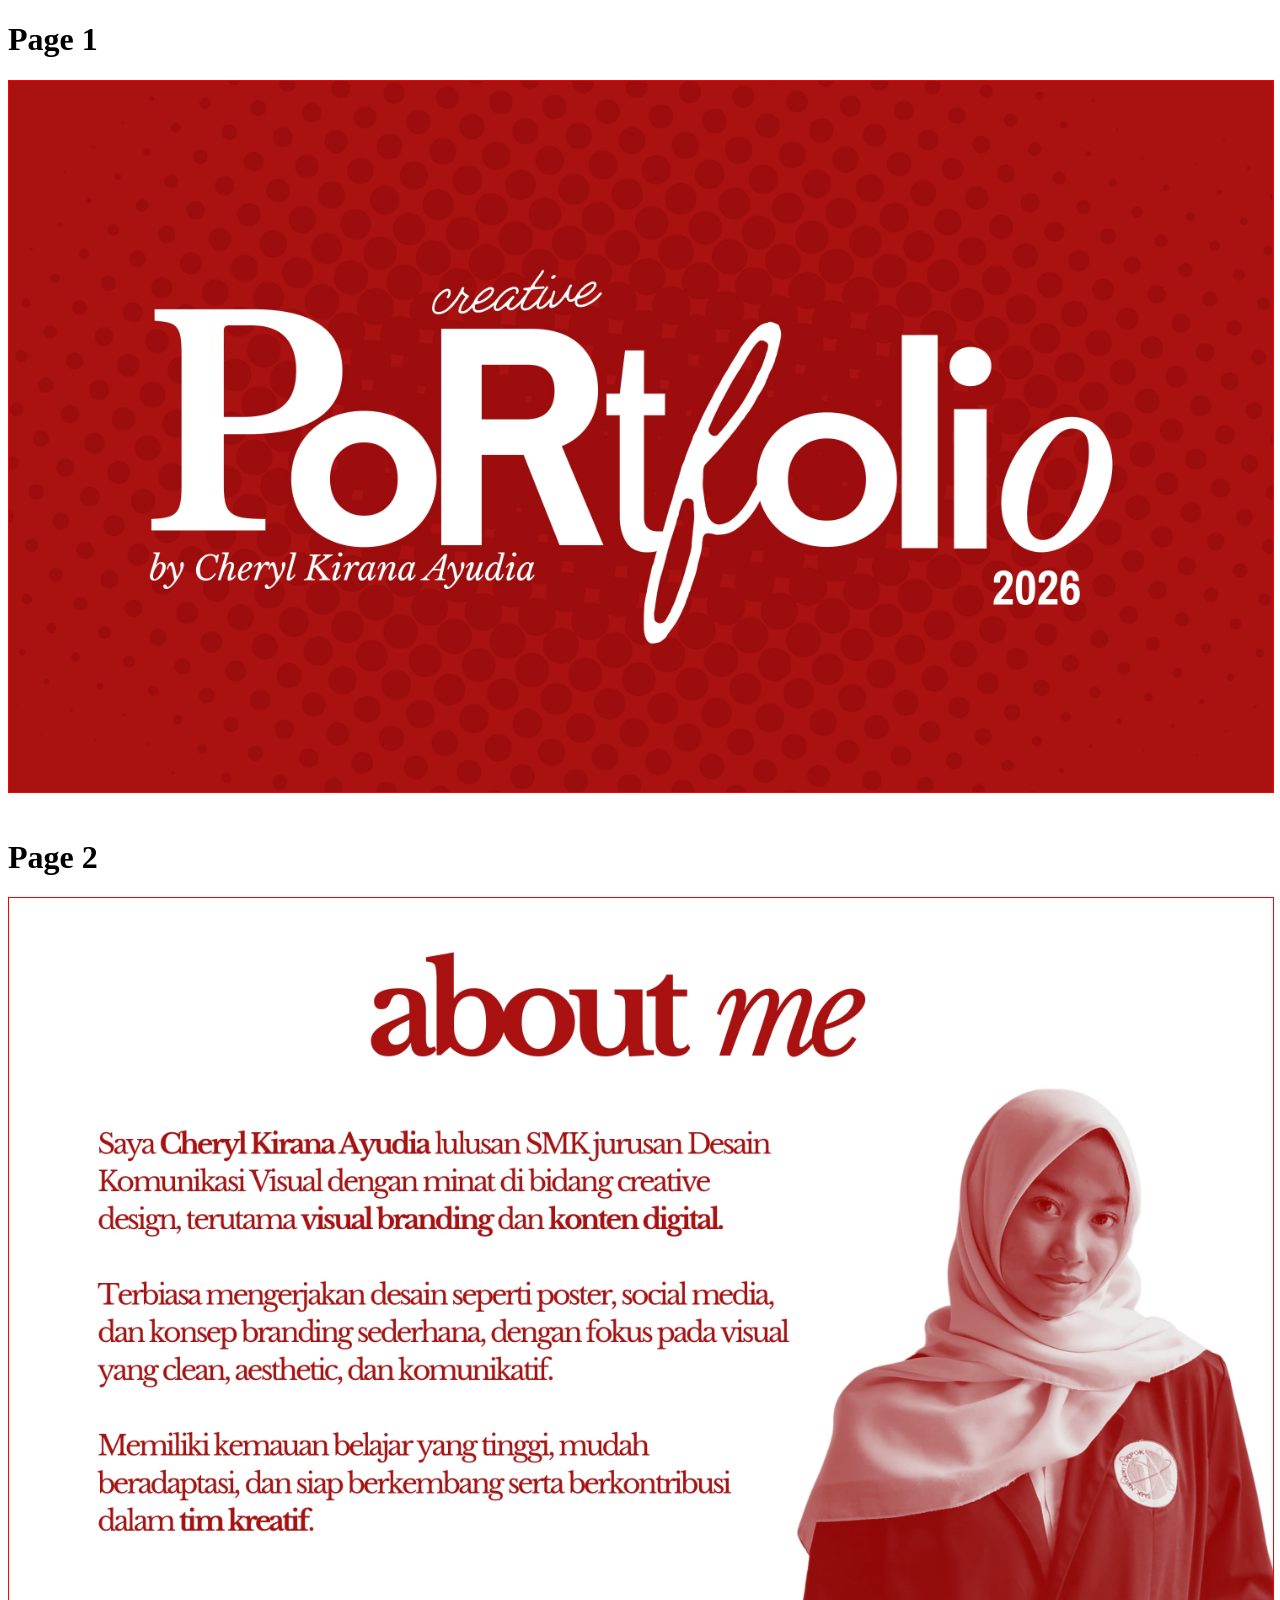
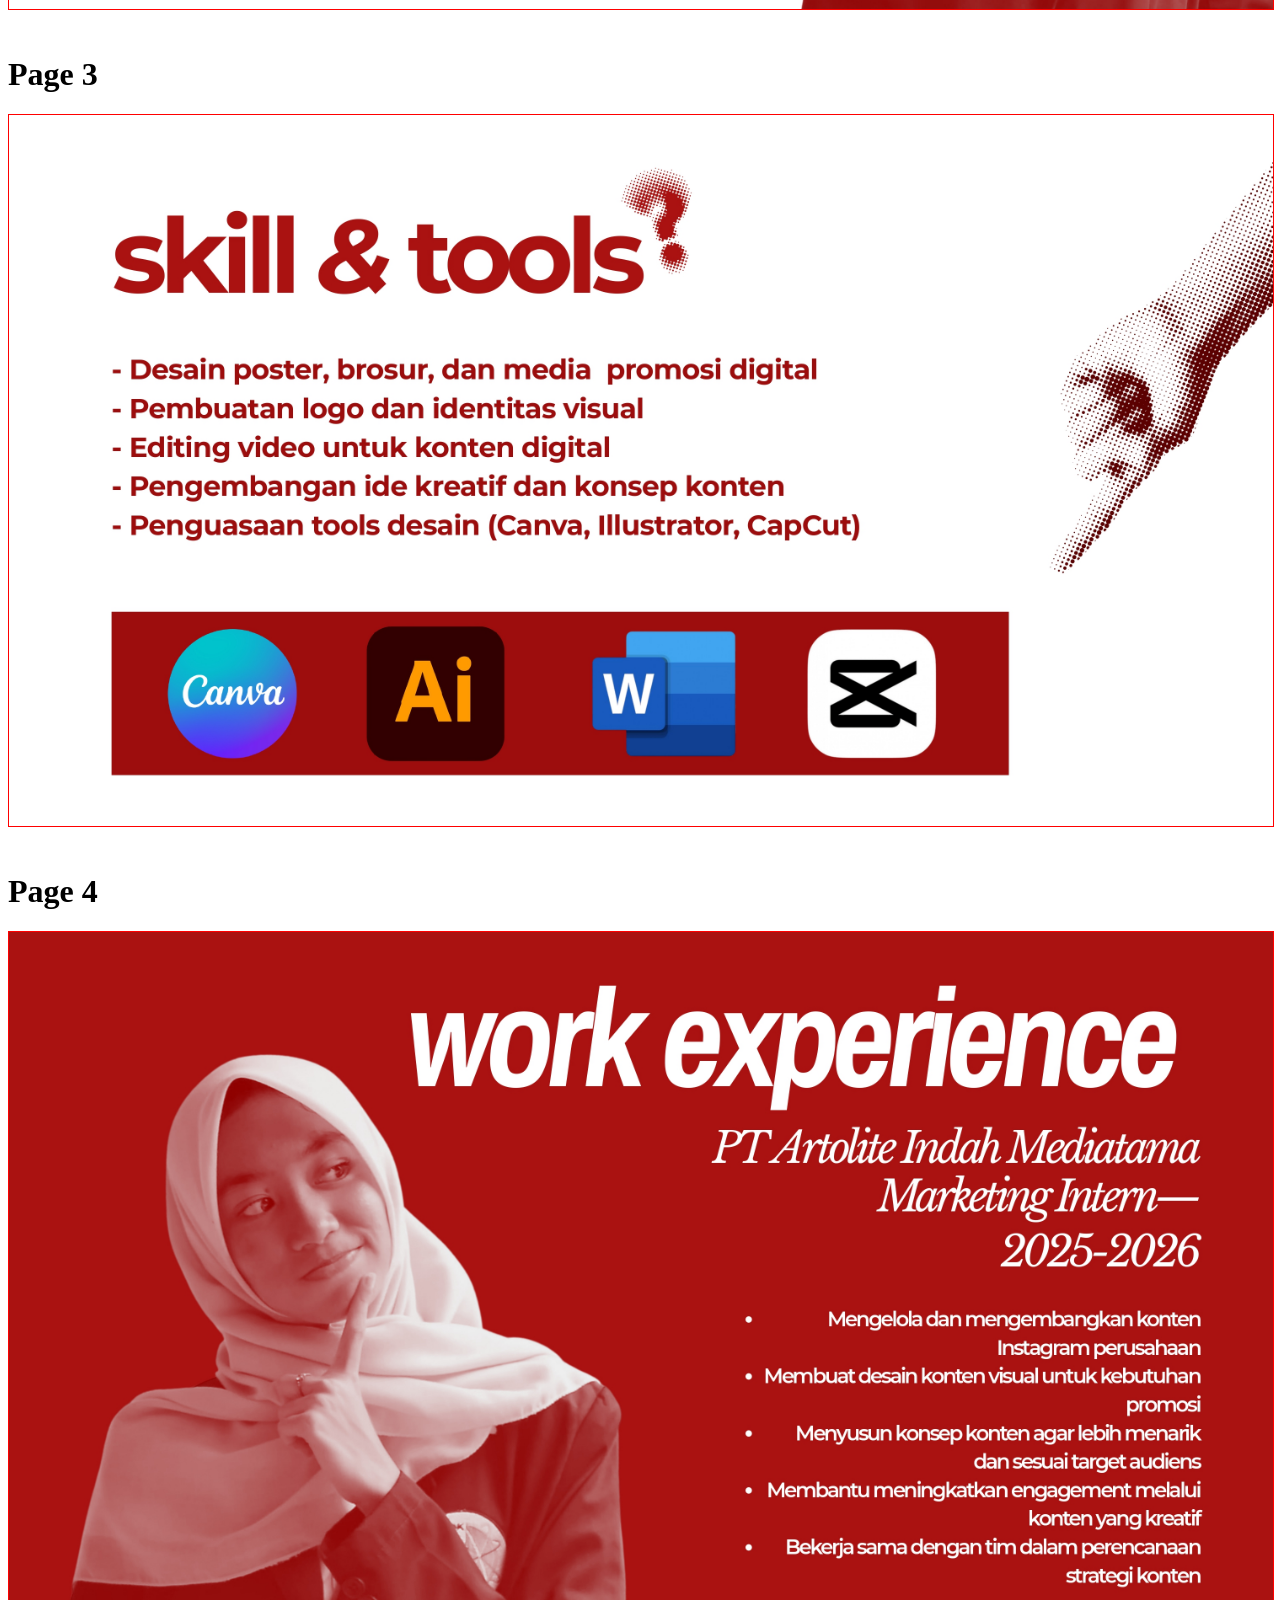
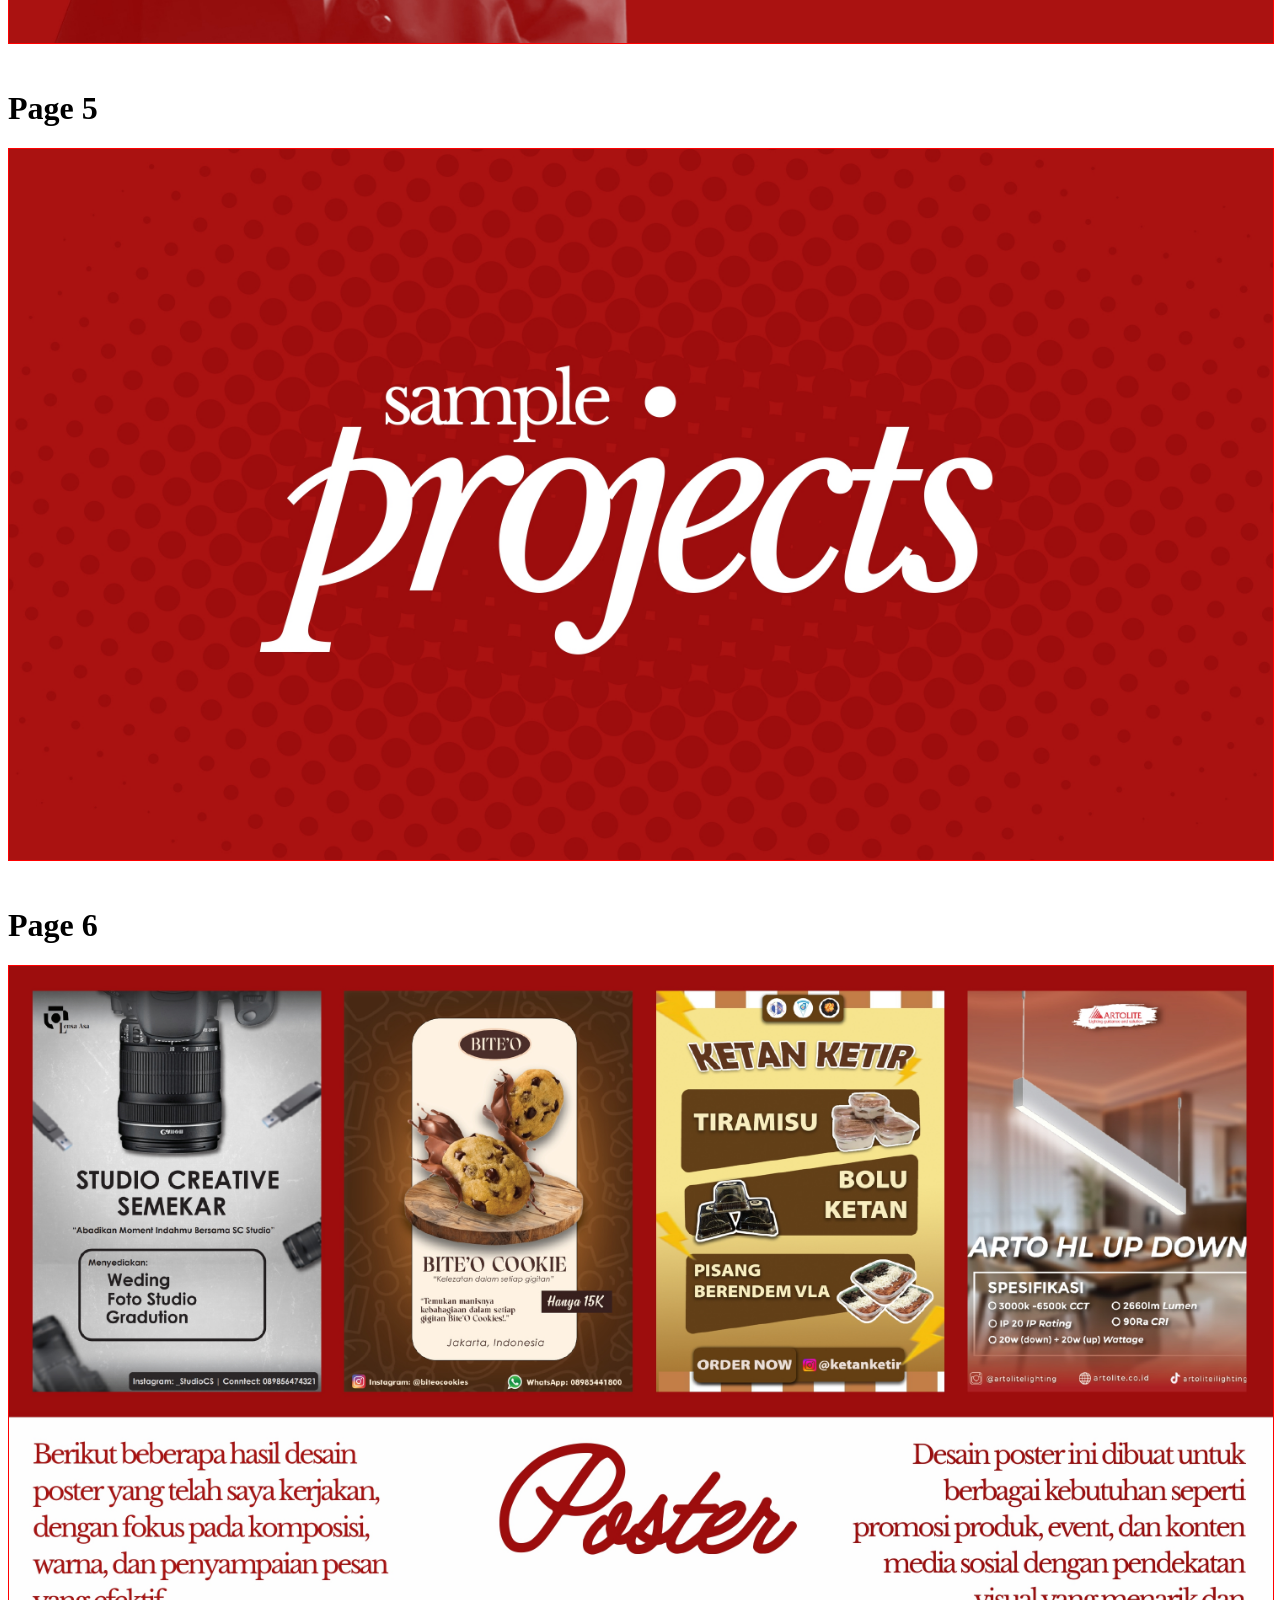
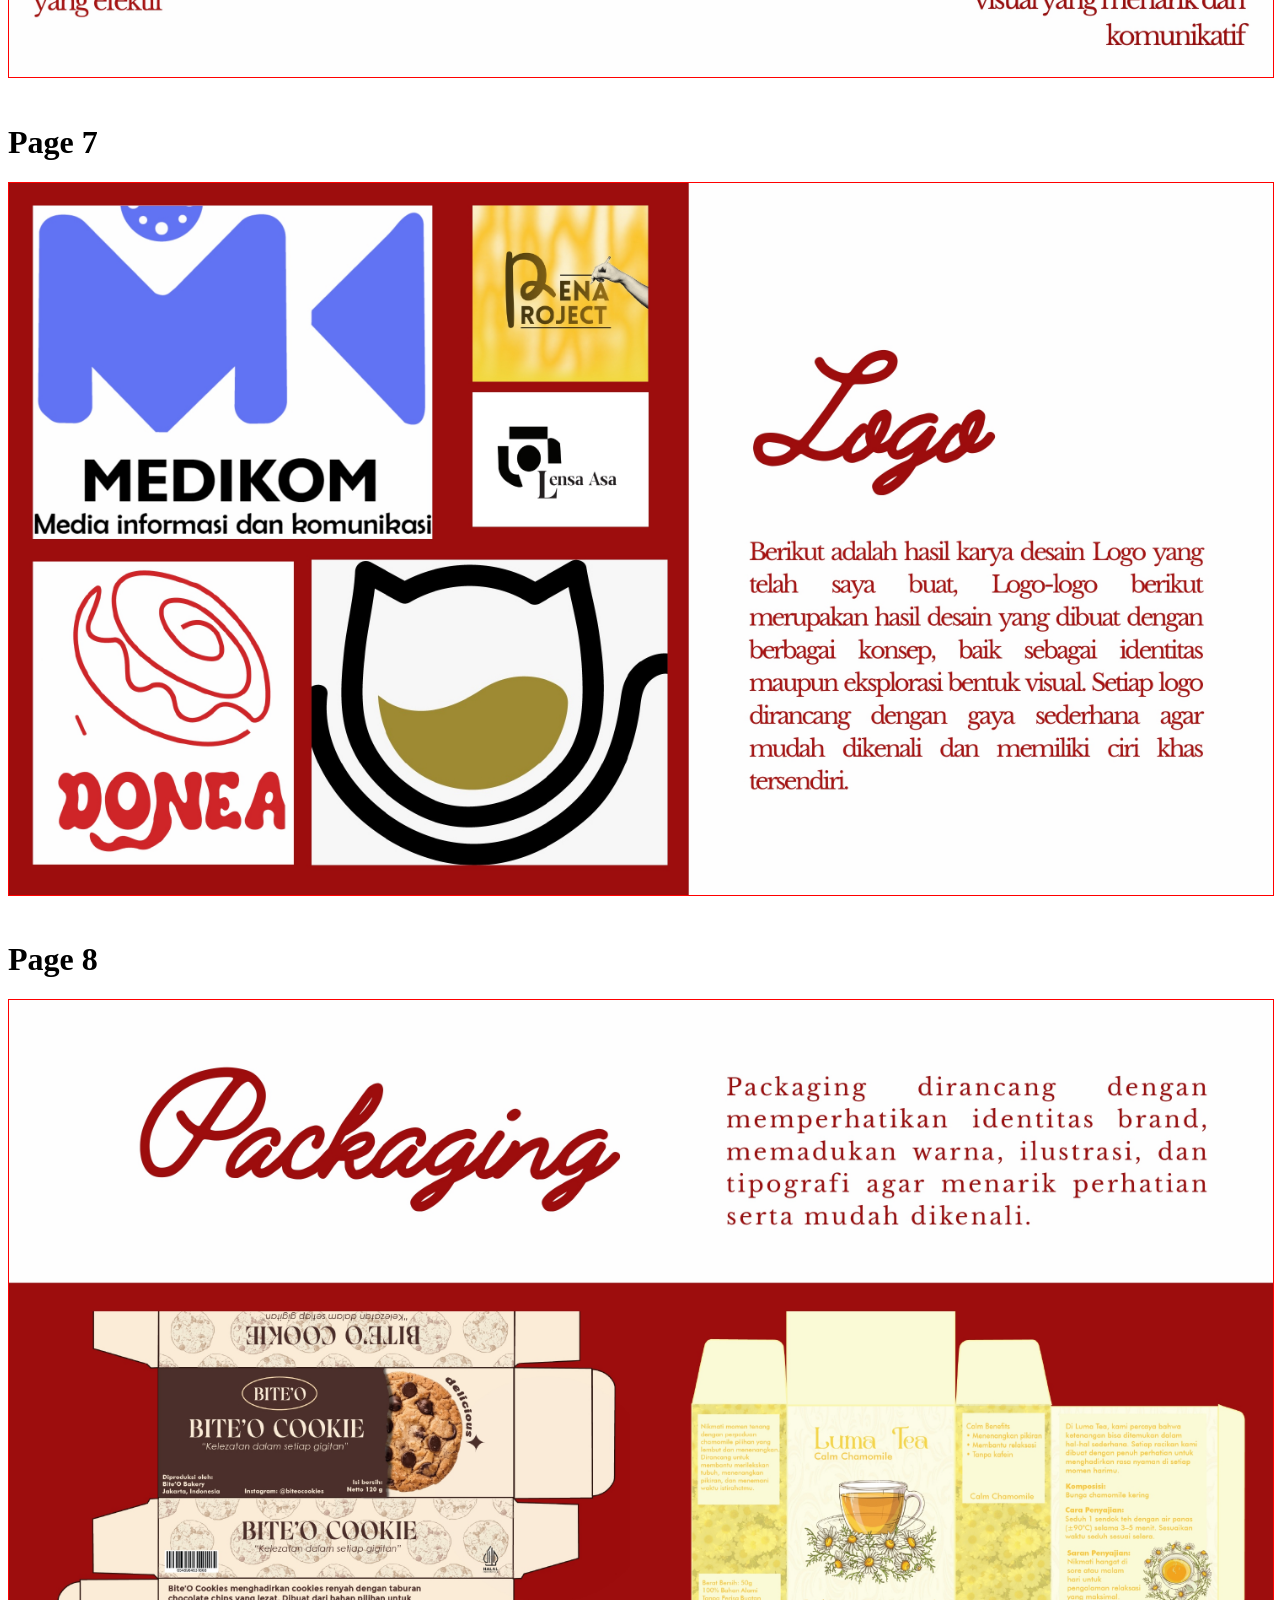
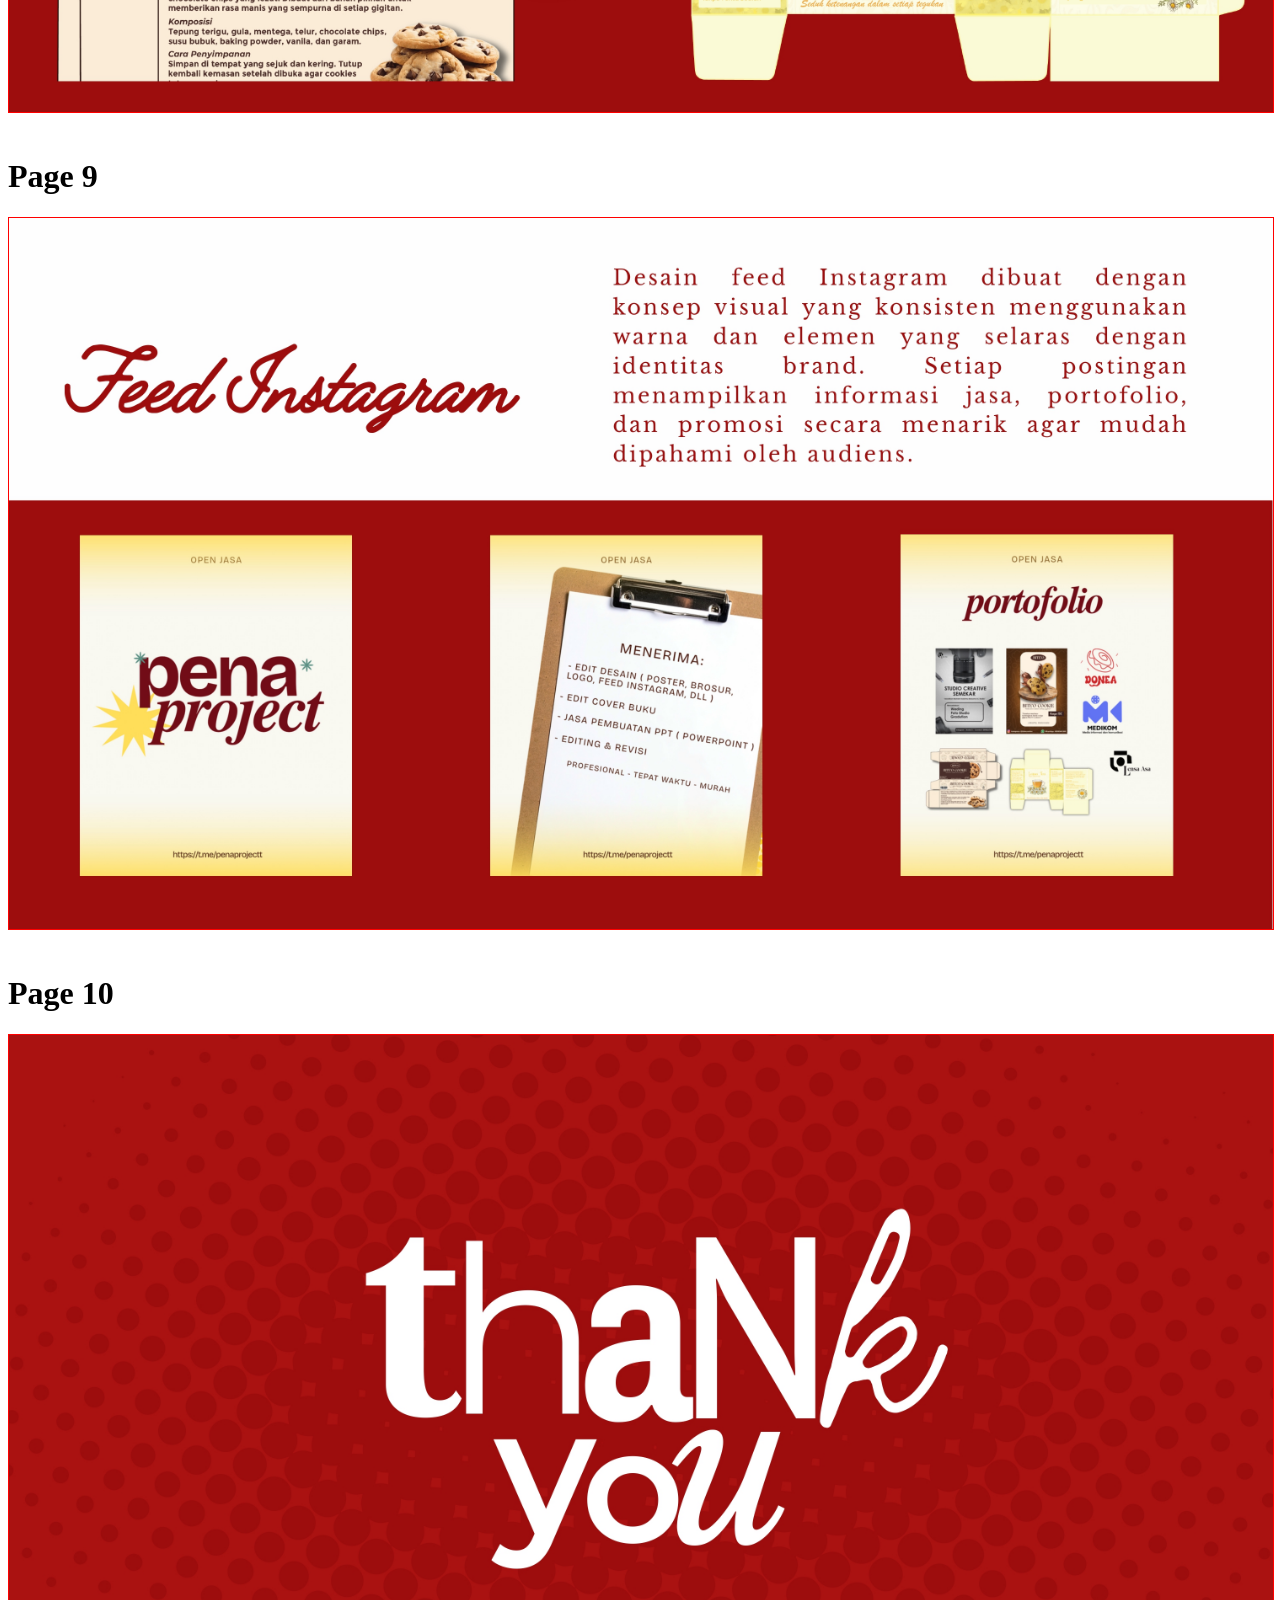
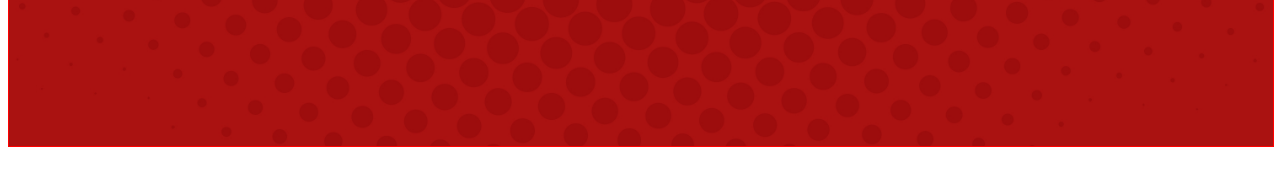
<file: viewer.html>
<!DOCTYPE html>
<html>
<head><style>img { max-width: 100%; border: 1px solid red; margin-bottom: 20px; }</style></head>
<body>
    <h1>Page 1</h1><img src="assets/images/Portofolio _page-0001.jpg">
    <h1>Page 2</h1><img src="assets/images/Portofolio _page-0002.jpg">
    <h1>Page 3</h1><img src="assets/images/Portofolio _page-0003.jpg">
    <h1>Page 4</h1><img src="assets/images/Portofolio _page-0004.jpg">
    <h1>Page 5</h1><img src="assets/images/Portofolio _page-0005.jpg">
    <h1>Page 6</h1><img src="assets/images/Portofolio _page-0006.jpg">
    <h1>Page 7</h1><img src="assets/images/Portofolio _page-0007.jpg">
    <h1>Page 8</h1><img src="assets/images/Portofolio _page-0008.jpg">
    <h1>Page 9</h1><img src="assets/images/Portofolio _page-0009.jpg">
    <h1>Page 10</h1><img src="assets/images/Portofolio _page-0010.jpg">
</body>
</html>
</file>
